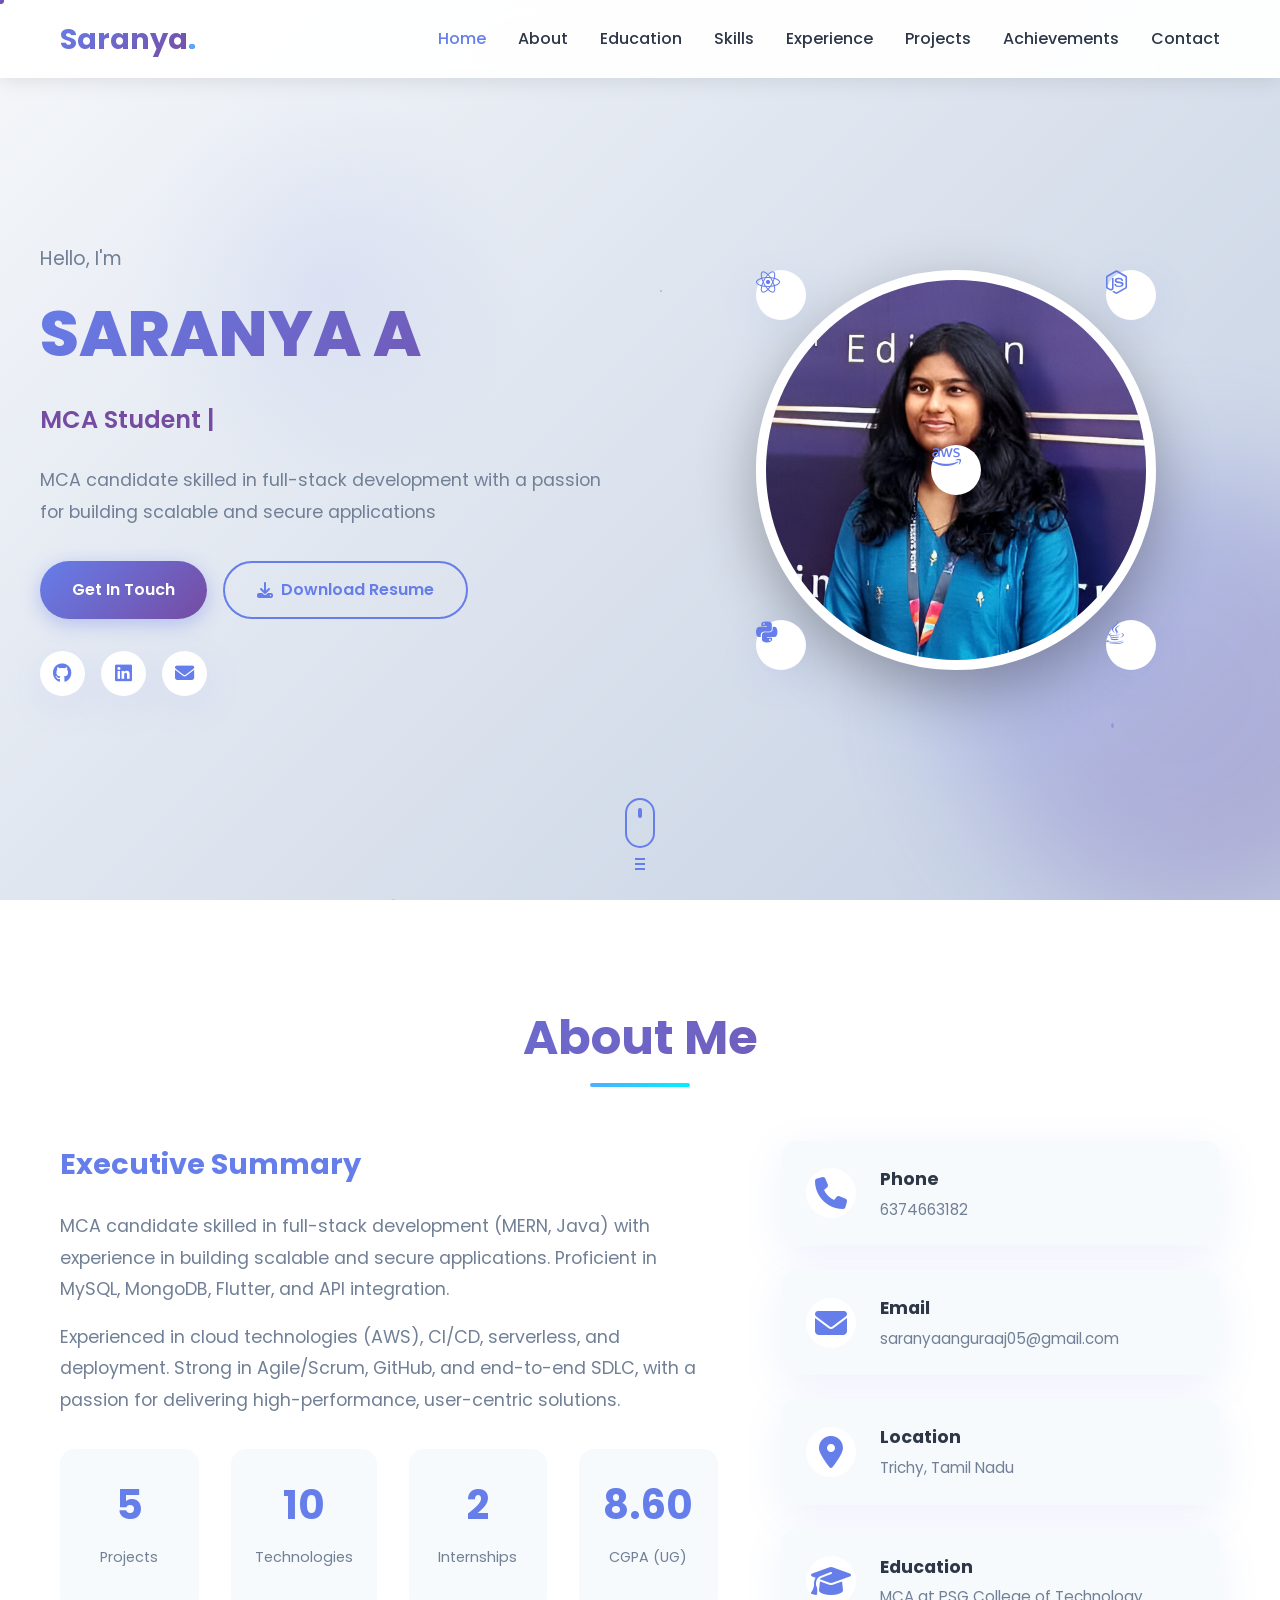
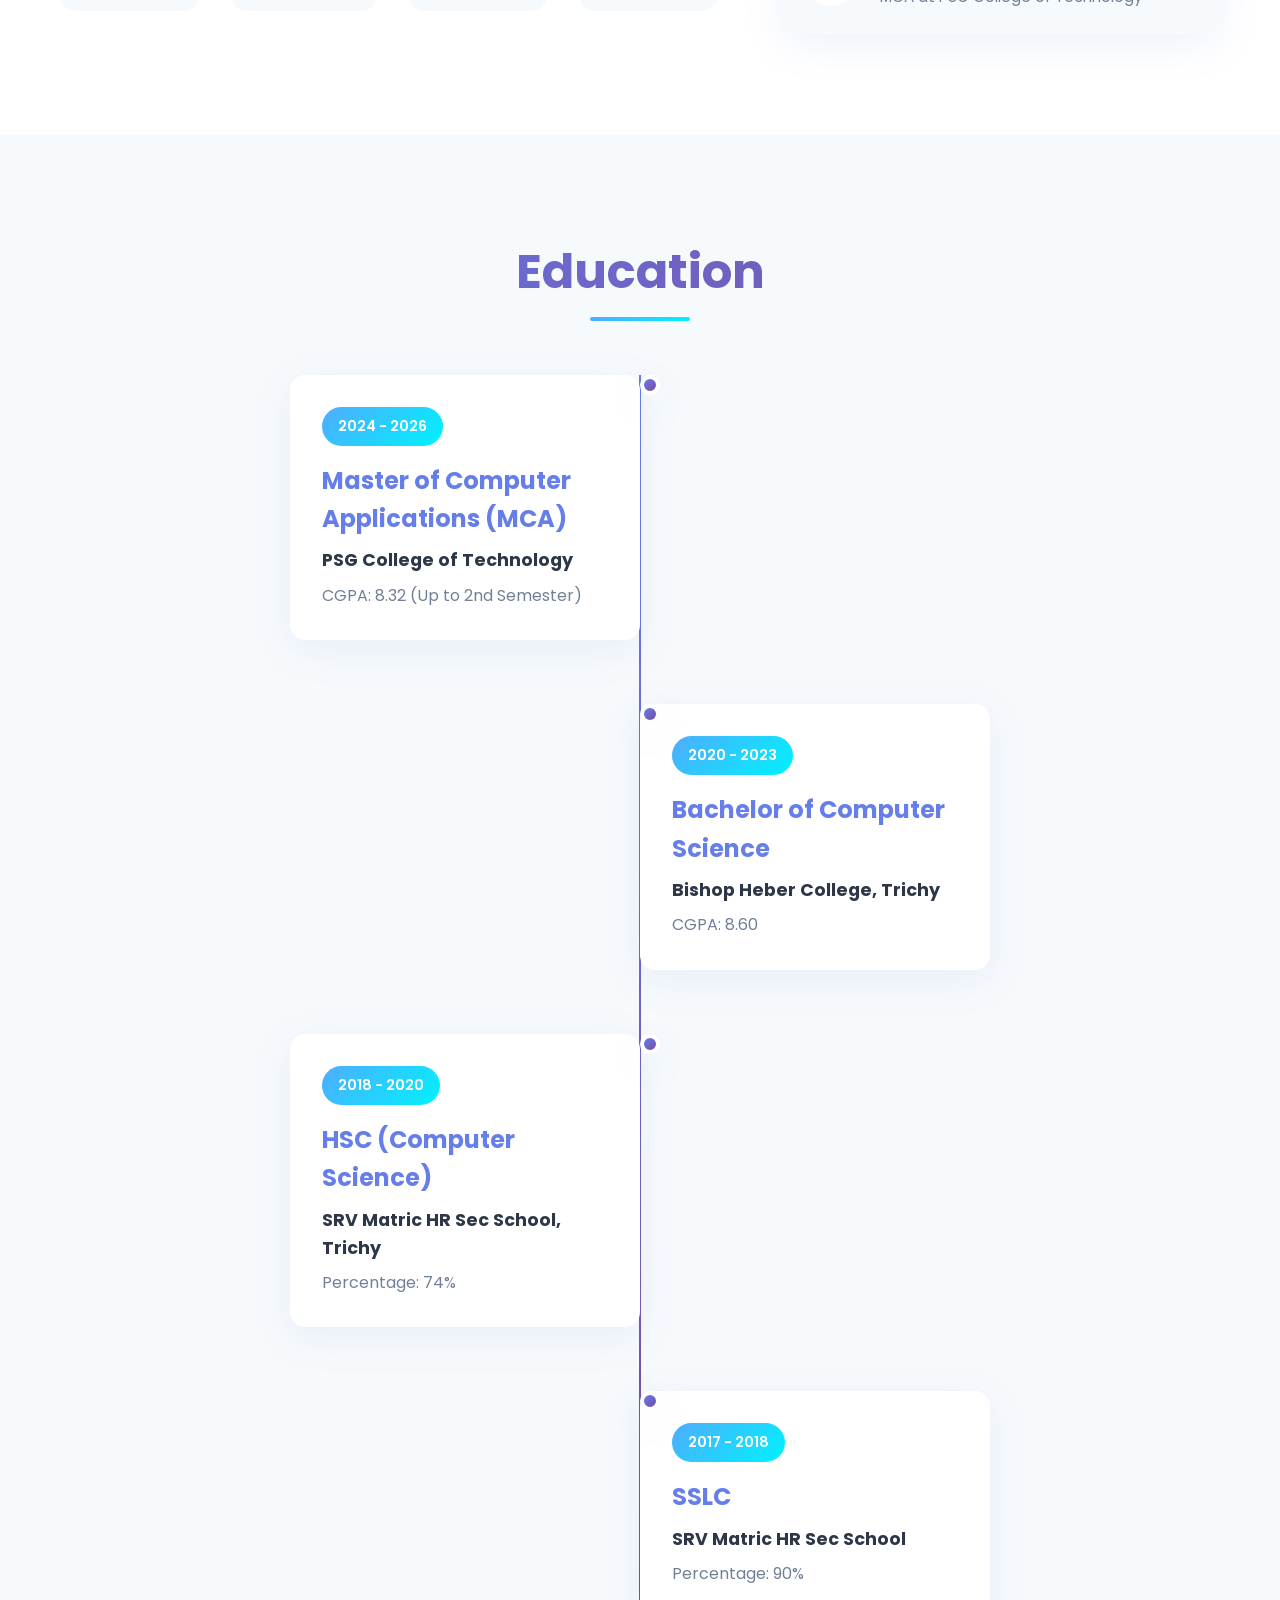
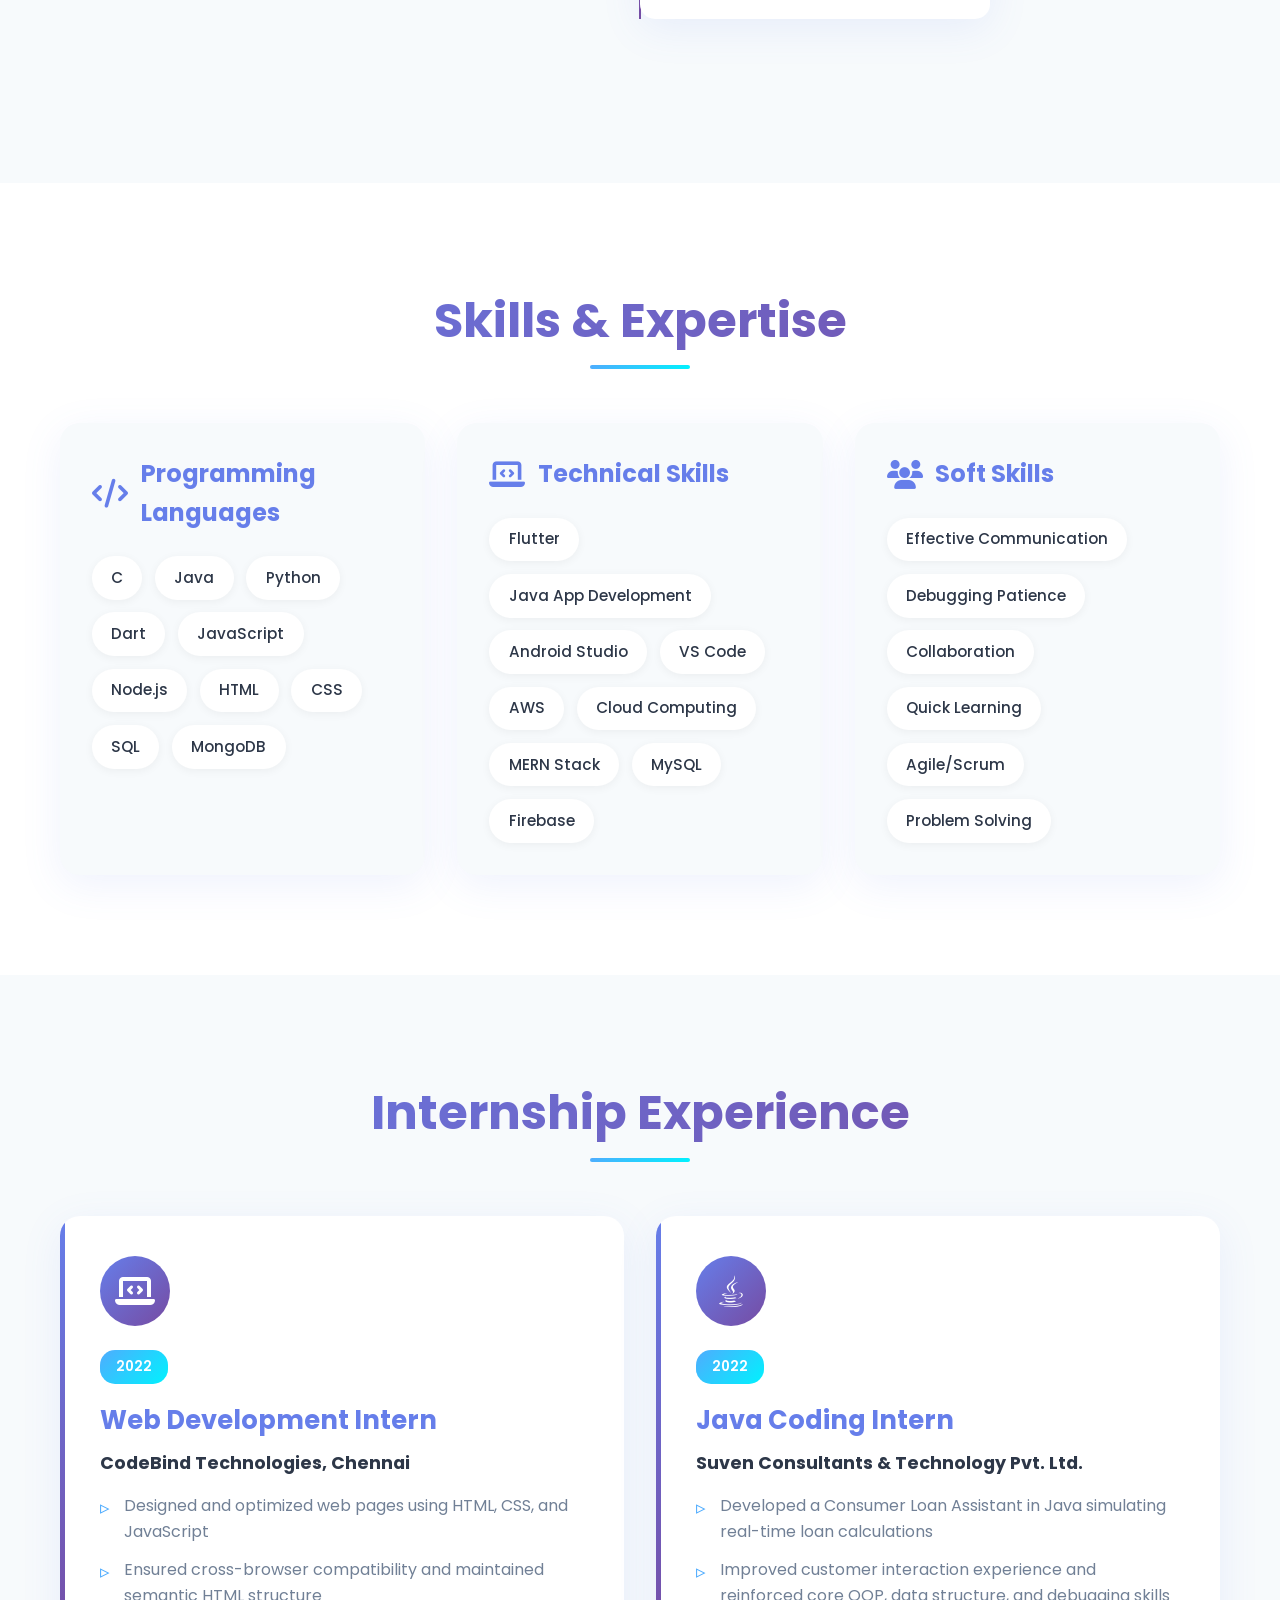
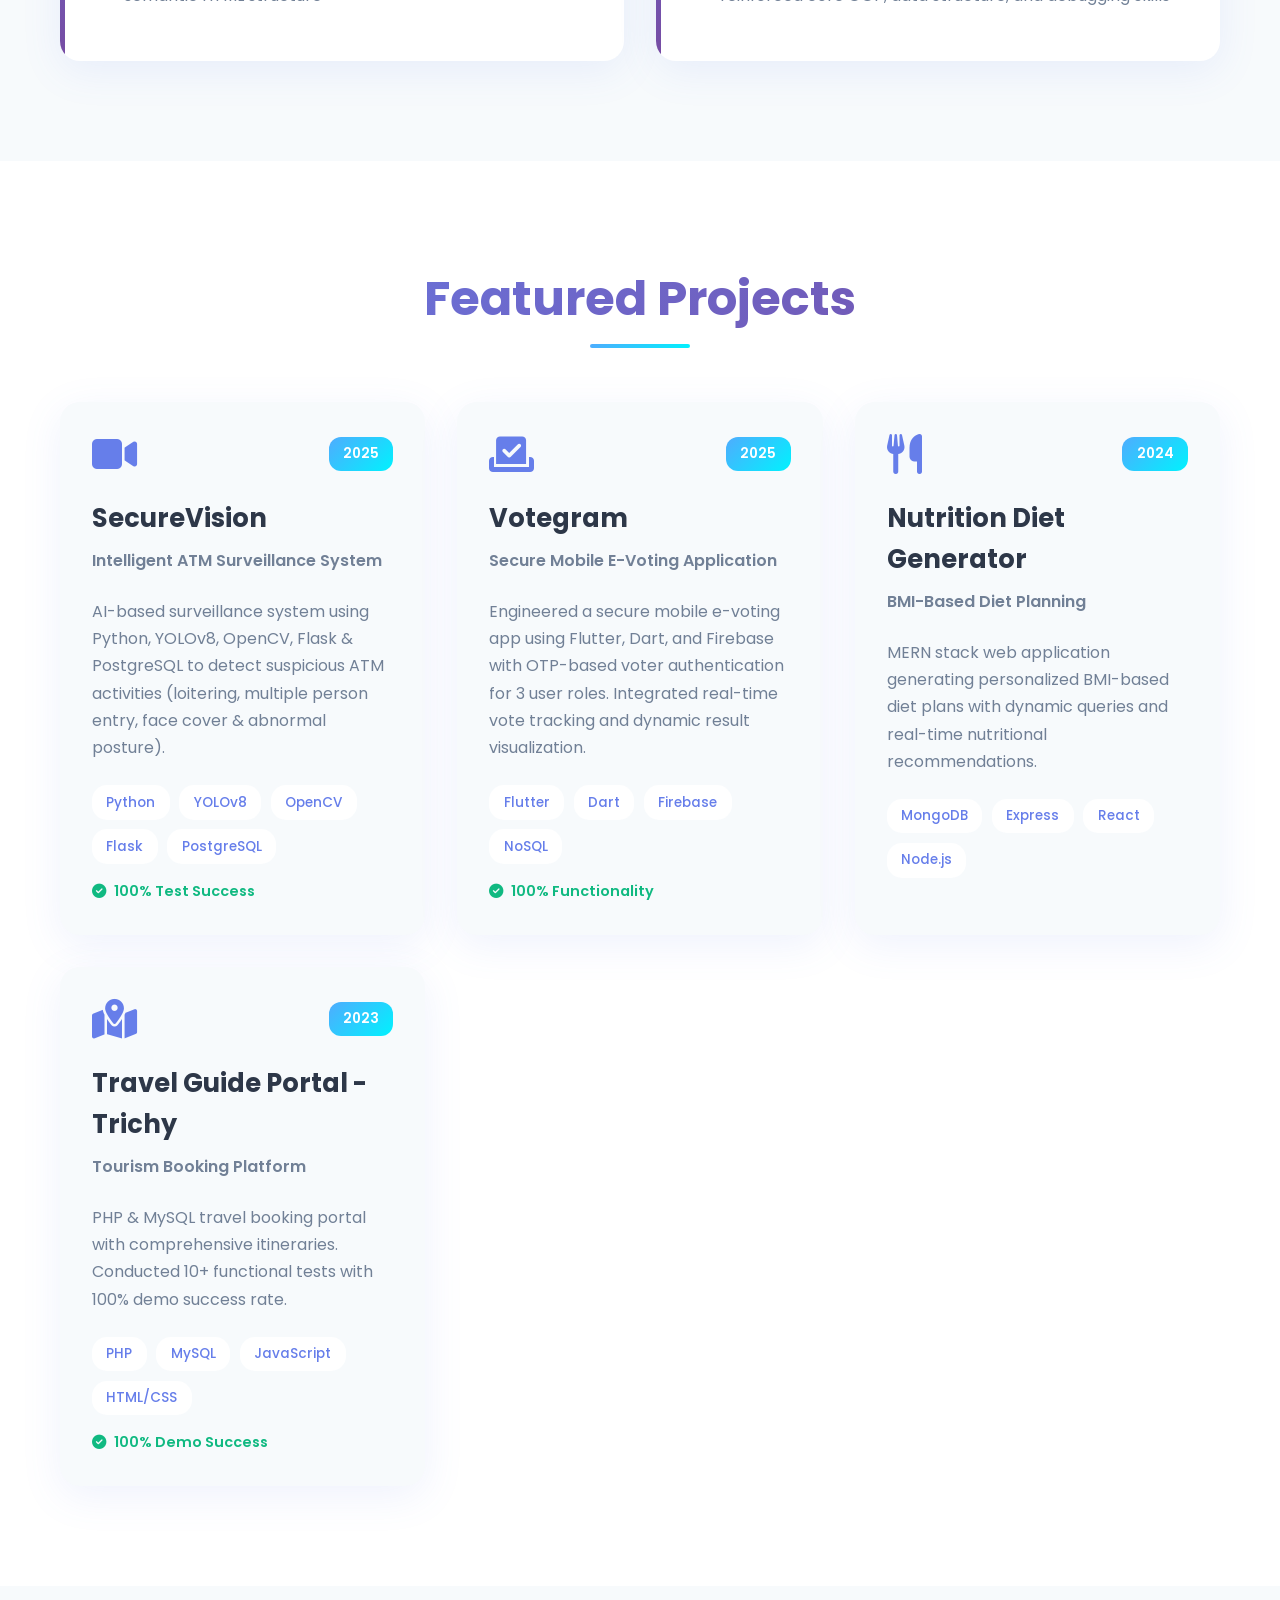
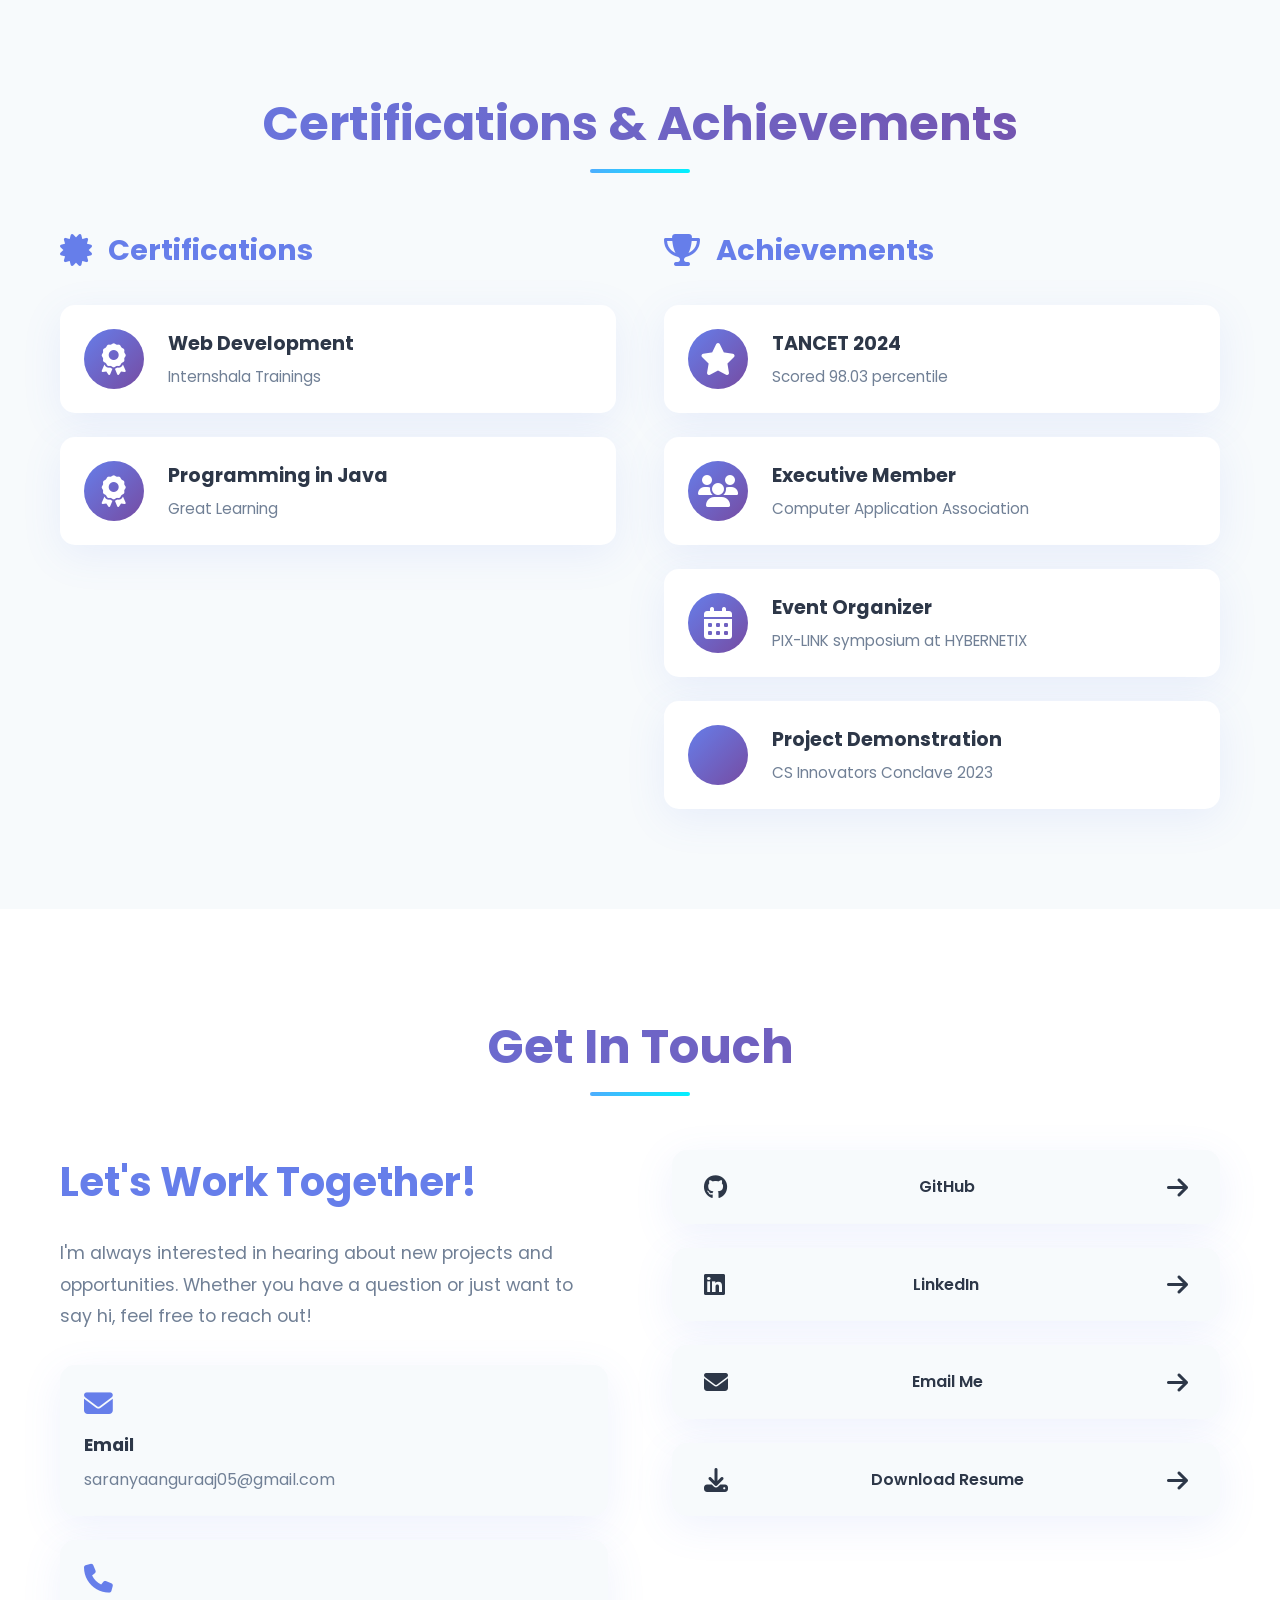
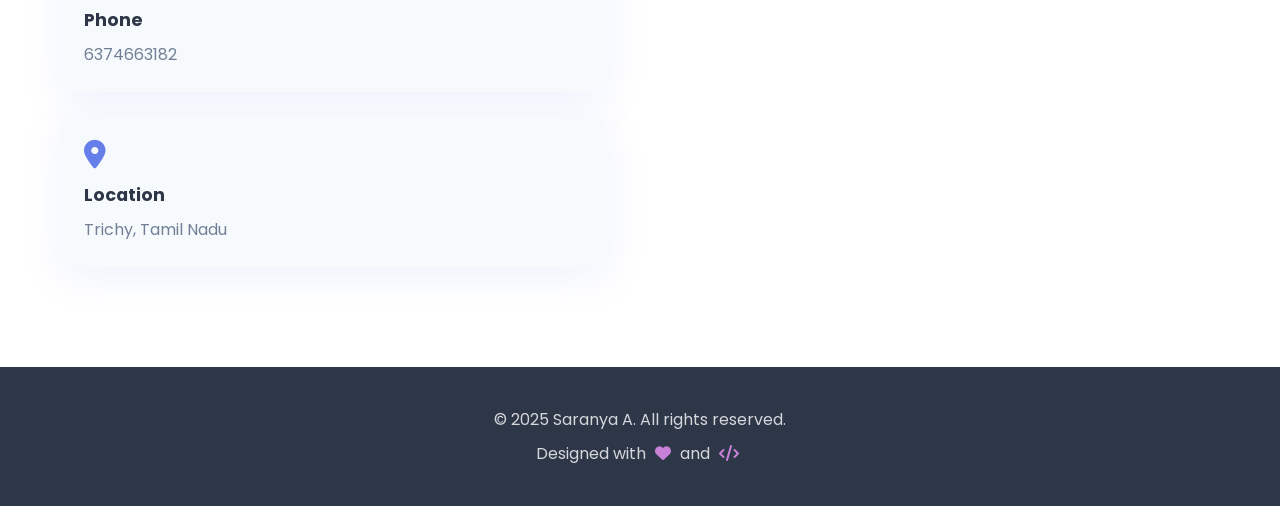
<file: index.html>
<!DOCTYPE html>
<html lang="en">
<head>
    <meta charset="UTF-8">
    <meta name="viewport" content="width=device-width, initial-scale=1.0">
    <title>Saranya A | MCA Student & Full Stack Developer</title>
    <link rel="stylesheet" href="styles.css">
    <link rel="stylesheet" href="https://cdnjs.cloudflare.com/ajax/libs/font-awesome/6.4.0/css/all.min.css">
    <link href="https://fonts.googleapis.com/css2?family=Poppins:wght@300;400;500;600;700;800&display=swap" rel="stylesheet">
</head>
<body>
    <!-- Navigation -->
    <nav class="navbar" id="navbar">
        <div class="nav-container">
            <div class="logo">
                <span class="logo-text">Saranya<span class="dot">.</span></span>
            </div>
            <ul class="nav-menu" id="navMenu">
                <li><a href="#home" class="nav-link">Home</a></li>
                <li><a href="#about" class="nav-link">About</a></li>
                <li><a href="#education" class="nav-link">Education</a></li>
                <li><a href="#skills" class="nav-link">Skills</a></li>
                <li><a href="#experience" class="nav-link">Experience</a></li>
                <li><a href="#projects" class="nav-link">Projects</a></li>
                <li><a href="#achievements" class="nav-link">Achievements</a></li>
                <li><a href="#contact" class="nav-link">Contact</a></li>
            </ul>
            <div class="hamburger" id="hamburger">
                <span></span>
                <span></span>
                <span></span>
            </div>
        </div>
    </nav>

    <!-- Hero Section -->
    <section class="hero" id="home">
        <div class="hero-particles"></div>
        <div class="hero-content">
            <div class="hero-text">
                <div class="greeting">Hello, I'm</div>
                <h1 class="name">SARANYA A</h1>
                <div class="typed-container">
                    <span class="typed-text"></span>
                    <span class="cursor">|</span>
                </div>
                <p class="hero-description">MCA candidate skilled in full-stack development with a passion for building scalable and secure applications</p>
                <div class="hero-buttons">
                    <a href="#contact" class="btn btn-primary">Get In Touch</a>
                    <a href="https://drive.google.com/uc?export=download&id=18dXStXvpacJV8-sHR2fKU_9qeiYalx4W" class="btn btn-secondary" target="_blank">
                        <i class="fas fa-download"></i> Download Resume
                    </a>
                </div>
                <div class="social-links">
                    <a href="https://github.com/SaranyaAnguraj05" target="_blank" class="social-icon"><i class="fab fa-github"></i></a>
                    <a href="https://linkedin.com/in/saranya-anguraj-b54a61326//" target="_blank" class="social-icon"><i class="fab fa-linkedin"></i></a>
                    <a href="mailto:saranyaanguraaj05@gmail.com" class="social-icon"><i class="fas fa-envelope"></i></a>
                </div>
            </div>
            <div class="hero-image">
                <div class="image-container">
                    <div class="glow-effect"></div>
                    <img src="angu.jpg" alt="Saranya A" class="profile-img">
                    <div class="floating-icons">
                        <i class="fab fa-react icon-float"></i>
                        <i class="fab fa-node-js icon-float"></i>
                        <i class="fab fa-python icon-float"></i>
                        <i class="fab fa-java icon-float"></i>
                        <i class="fab fa-aws icon-float"></i>
                    </div>
                </div>
            </div>
        </div>
        <div class="scroll-indicator">
            <div class="mouse">
                <div class="wheel"></div>
            </div>
            <div class="arrow">
                <span></span>
                <span></span>
                <span></span>
            </div>
        </div>
    </section>

    <!-- About Section -->
    <section class="about" id="about">
        <div class="container">
            <h2 class="section-title">About Me</h2>
            <div class="about-content">
                <div class="about-text">
                    <h3 class="subtitle">Executive Summary</h3>
                    <p>MCA candidate skilled in full-stack development (MERN, Java) with experience in building scalable and secure applications. Proficient in MySQL, MongoDB, Flutter, and API integration.</p>
                    <p>Experienced in cloud technologies (AWS), CI/CD, serverless, and deployment. Strong in Agile/Scrum, GitHub, and end-to-end SDLC, with a passion for delivering high-performance, user-centric solutions.</p>
                    <div class="about-stats">
                        <div class="stat-item">
                            <h4>5+</h4>
                            <p>Projects</p>
                        </div>
                        <div class="stat-item">
                            <h4>10+</h4>
                            <p>Technologies</p>
                        </div>
                        <div class="stat-item">
                            <h4>2+</h4>
                            <p>Internships</p>
                        </div>
                        <div class="stat-item">
                            <h4>8.60</h4>
                            <p>CGPA (UG)</p>
                        </div>
                    </div>
                </div>
                <div class="about-info">
                    <div class="info-box">
                        <i class="fas fa-phone"></i>
                        <div>
                            <h4>Phone</h4>
                            <p>6374663182</p>
                        </div>
                    </div>
                    <div class="info-box">
                        <i class="fas fa-envelope"></i>
                        <div>
                            <h4>Email</h4>
                            <p>saranyaanguraaj05@gmail.com</p>
                        </div>
                    </div>
                    <div class="info-box">
                        <i class="fas fa-map-marker-alt"></i>
                        <div>
                            <h4>Location</h4>
                            <p>Trichy, Tamil Nadu</p>
                        </div>
                    </div>
                    <div class="info-box">
                        <i class="fas fa-graduation-cap"></i>
                        <div>
                            <h4>Education</h4>
                            <p>MCA at PSG College of Technology</p>
                        </div>
                    </div>
                </div>
            </div>
        </div>
    </section>

    <!-- Education Section -->
    <section class="education" id="education">
        <div class="container">
            <h2 class="section-title">Education</h2>
            <div class="timeline">
                <div class="timeline-item">
                    <div class="timeline-dot"></div>
                    <div class="timeline-content">
                        <span class="timeline-date">2024 - 2026</span>
                        <h3>Master of Computer Applications (MCA)</h3>
                        <h4>PSG College of Technology</h4>
                        <p>CGPA: 8.32 (Up to 2nd Semester)</p>
                    </div>
                </div>
                <div class="timeline-item">
                    <div class="timeline-dot"></div>
                    <div class="timeline-content">
                        <span class="timeline-date">2020 - 2023</span>
                        <h3>Bachelor of Computer Science</h3>
                        <h4>Bishop Heber College, Trichy</h4>
                        <p>CGPA: 8.60</p>
                    </div>
                </div>
                <div class="timeline-item">
                    <div class="timeline-dot"></div>
                    <div class="timeline-content">
                        <span class="timeline-date">2018 - 2020</span>
                        <h3>HSC (Computer Science)</h3>
                        <h4>SRV Matric HR Sec School, Trichy</h4>
                        <p>Percentage: 74%</p>
                    </div>
                </div>
                <div class="timeline-item">
                    <div class="timeline-dot"></div>
                    <div class="timeline-content">
                        <span class="timeline-date">2017 - 2018</span>
                        <h3>SSLC</h3>
                        <h4>SRV Matric HR Sec School</h4>
                        <p>Percentage: 90%</p>
                    </div>
                </div>
            </div>
        </div>
    </section>

    <!-- Skills Section -->
    <section class="skills" id="skills">
        <div class="container">
            <h2 class="section-title">Skills & Expertise</h2>
            <div class="skills-container">
                <div class="skill-category">
                    <h3><i class="fas fa-code"></i> Programming Languages</h3>
                    <div class="skill-tags">
                        <span class="skill-tag">C</span>
                        <span class="skill-tag">Java</span>
                        <span class="skill-tag">Python</span>
                        <span class="skill-tag">Dart</span>
                        <span class="skill-tag">JavaScript</span>
                        <span class="skill-tag">Node.js</span>
                        <span class="skill-tag">HTML</span>
                        <span class="skill-tag">CSS</span>
                        <span class="skill-tag">SQL</span>
                        <span class="skill-tag">MongoDB</span>
                    </div>
                </div>
                <div class="skill-category">
                    <h3><i class="fas fa-laptop-code"></i> Technical Skills</h3>
                    <div class="skill-tags">
                        <span class="skill-tag">Flutter</span>
                        <span class="skill-tag">Java App Development</span>
                        <span class="skill-tag">Android Studio</span>
                        <span class="skill-tag">VS Code</span>
                        <span class="skill-tag">AWS</span>
                        <span class="skill-tag">Cloud Computing</span>
                        <span class="skill-tag">MERN Stack</span>
                        <span class="skill-tag">MySQL</span>
                        <span class="skill-tag">Firebase</span>
                    </div>
                </div>
                <div class="skill-category">
                    <h3><i class="fas fa-users"></i> Soft Skills</h3>
                    <div class="skill-tags">
                        <span class="skill-tag">Effective Communication</span>
                        <span class="skill-tag">Debugging Patience</span>
                        <span class="skill-tag">Collaboration</span>
                        <span class="skill-tag">Quick Learning</span>
                        <span class="skill-tag">Agile/Scrum</span>
                        <span class="skill-tag">Problem Solving</span>
                    </div>
                </div>
            </div>
        </div>
    </section>

    <!-- Experience Section -->
    <section class="experience" id="experience">
        <div class="container">
            <h2 class="section-title">Internship Experience</h2>
            <div class="experience-grid">
                <div class="experience-card">
                    <div class="card-icon">
                        <i class="fas fa-laptop-code"></i>
                    </div>
                    <span class="exp-date">2022</span>
                    <h3>Web Development Intern</h3>
                    <h4>CodeBind Technologies, Chennai</h4>
                    <ul>
                        <li>Designed and optimized web pages using HTML, CSS, and JavaScript</li>
                        <li>Ensured cross-browser compatibility and maintained semantic HTML structure</li>
                    </ul>
                </div>
                <div class="experience-card">
                    <div class="card-icon">
                        <i class="fab fa-java"></i>
                    </div>
                    <span class="exp-date">2022</span>
                    <h3>Java Coding Intern</h3>
                    <h4>Suven Consultants & Technology Pvt. Ltd.</h4>
                    <ul>
                        <li>Developed a Consumer Loan Assistant in Java simulating real-time loan calculations</li>
                        <li>Improved customer interaction experience and reinforced core OOP, data structure, and debugging skills</li>
                    </ul>
                </div>
            </div>
        </div>
    </section>

    <!-- Projects Section -->
    <section class="projects" id="projects">
        <div class="container">
            <h2 class="section-title">Featured Projects</h2>
            <div class="projects-grid">
                <div class="project-card">
                    <div class="project-header">
                        <i class="fas fa-video project-icon"></i>
                        <span class="project-year">2025</span>
                    </div>
                    <h3>SecureVision</h3>
                    <p class="project-subtitle">Intelligent ATM Surveillance System</p>
                    <p>AI-based surveillance system using Python, YOLOv8, OpenCV, Flask & PostgreSQL to detect suspicious ATM activities (loitering, multiple person entry, face cover & abnormal posture).</p>
                    <div class="project-tech">
                        <span>Python</span>
                        <span>YOLOv8</span>
                        <span>OpenCV</span>
                        <span>Flask</span>
                        <span>PostgreSQL</span>
                    </div>
                    <div class="project-stats">
                        <span><i class="fas fa-check-circle"></i> 100% Test Success</span>
                    </div>
                </div>
                <div class="project-card">
                    <div class="project-header">
                        <i class="fas fa-vote-yea project-icon"></i>
                        <span class="project-year">2025</span>
                    </div>
                    <h3>Votegram</h3>
                    <p class="project-subtitle">Secure Mobile E-Voting Application</p>
                    <p>Engineered a secure mobile e-voting app using Flutter, Dart, and Firebase with OTP-based voter authentication for 3 user roles. Integrated real-time vote tracking and dynamic result visualization.</p>
                    <div class="project-tech">
                        <span>Flutter</span>
                        <span>Dart</span>
                        <span>Firebase</span>
                        <span>NoSQL</span>
                    </div>
                    <div class="project-stats">
                        <span><i class="fas fa-check-circle"></i> 100% Functionality</span>
                    </div>
                </div>
                <div class="project-card">
                    <div class="project-header">
                        <i class="fas fa-utensils project-icon"></i>
                        <span class="project-year">2024</span>
                    </div>
                    <h3>Nutrition Diet Generator</h3>
                    <p class="project-subtitle">BMI-Based Diet Planning</p>
                    <p>MERN stack web application generating personalized BMI-based diet plans with dynamic queries and real-time nutritional recommendations.</p>
                    <div class="project-tech">
                        <span>MongoDB</span>
                        <span>Express</span>
                        <span>React</span>
                        <span>Node.js</span>
                    </div>
                </div>
                <div class="project-card">
                    <div class="project-header">
                        <i class="fas fa-map-marked-alt project-icon"></i>
                        <span class="project-year">2023</span>
                    </div>
                    <h3>Travel Guide Portal - Trichy</h3>
                    <p class="project-subtitle">Tourism Booking Platform</p>
                    <p>PHP & MySQL travel booking portal with comprehensive itineraries. Conducted 10+ functional tests with 100% demo success rate.</p>
                    <div class="project-tech">
                        <span>PHP</span>
                        <span>MySQL</span>
                        <span>JavaScript</span>
                        <span>HTML/CSS</span>
                    </div>
                    <div class="project-stats">
                        <span><i class="fas fa-check-circle"></i> 100% Demo Success</span>
                    </div>
                </div>
            </div>
        </div>
    </section>

    <!-- Certifications & Achievements -->
    <section class="achievements" id="achievements">
        <div class="container">
            <h2 class="section-title">Certifications & Achievements</h2>
            <div class="achievements-grid">
                <div class="achievement-category">
                    <h3><i class="fas fa-certificate"></i> Certifications</h3>
                    <div class="achievement-list">
                        <div class="achievement-item">
                            <i class="fas fa-award"></i>
                            <div>
                                <h4>Web Development</h4>
                                <p>Internshala Trainings</p>
                            </div>
                        </div>
                        <div class="achievement-item">
                            <i class="fas fa-award"></i>
                            <div>
                                <h4>Programming in Java</h4>
                                <p>Great Learning</p>
                            </div>
                        </div>
                    </div>
                </div>
                <div class="achievement-category">
                    <h3><i class="fas fa-trophy"></i> Achievements</h3>
                    <div class="achievement-list">
                        <div class="achievement-item">
                            <i class="fas fa-star"></i>
                            <div>
                                <h4>TANCET 2024</h4>
                                <p>Scored 98.03 percentile</p>
                            </div>
                        </div>
                        <div class="achievement-item">
                            <i class="fas fa-users"></i>
                            <div>
                                <h4>Executive Member</h4>
                                <p>Computer Application Association</p>
                            </div>
                        </div>
                        <div class="achievement-item">
                            <i class="fas fa-calendar-alt"></i>
                            <div>
                                <h4>Event Organizer</h4>
                                <p>PIX-LINK symposium at HYBERNETIX</p>
                            </div>
                        </div>
                        <div class="achievement-item">
                            <i class="fas fa-presentation"></i>
                            <div>
                                <h4>Project Demonstration</h4>
                                <p>CS Innovators Conclave 2023</p>
                            </div>
                        </div>
                    </div>
                </div>
            </div>
        </div>
    </section>

    <!-- Contact Section -->
    <section class="contact" id="contact">
        <div class="container">
            <h2 class="section-title">Get In Touch</h2>
            <div class="contact-content">
                <div class="contact-text">
                    <h3>Let's Work Together!</h3>
                    <p>I'm always interested in hearing about new projects and opportunities. Whether you have a question or just want to say hi, feel free to reach out!</p>
                    <div class="contact-cards">
                        <div class="contact-card">
                            <i class="fas fa-envelope"></i>
                            <h4>Email</h4>
                            <a href="mailto:saranyaanguraaj05@gmail.com">saranyaanguraaj05@gmail.com</a>
                        </div>
                        <div class="contact-card">
                            <i class="fas fa-phone"></i>
                            <h4>Phone</h4>
                            <a href="tel:6374663182">6374663182</a>
                        </div>
                        <div class="contact-card">
                            <i class="fas fa-map-marker-alt"></i>
                            <h4>Location</h4>
                            <p>Trichy, Tamil Nadu</p>
                        </div>
                    </div>
                </div>
                <div class="contact-links">
                    <a href="https://github.com/SaranyaAnguraj05" target="_blank" class="contact-link">
                        <i class="fab fa-github"></i>
                        <span>GitHub</span>
                        <i class="fas fa-arrow-right"></i>
                    </a>
                    <a href="https://linkedin.com/in/saranya-anguraj-b54a61326/" target="_blank" class="contact-link">
                        <i class="fab fa-linkedin"></i>
                        <span>LinkedIn</span>
                        <i class="fas fa-arrow-right"></i>
                    </a>
                    <a href="mailto:saranyaanguraaj05@gmail.com" class="contact-link">
                        <i class="fas fa-envelope"></i>
                        <span>Email Me</span>
                        <i class="fas fa-arrow-right"></i>
                    </a>
                    <a href="https://drive.google.com/uc?export=download&id=18dXStXvpacJV8-sHR2fKU_9qeiYalx4W" target="_blank" class="contact-link">
                        <i class="fas fa-download"></i>
                        <span>Download Resume</span>
                        <i class="fas fa-arrow-right"></i>
                    </a>
                </div>
            </div>
        </div>
    </section>

    <!-- Footer -->
    <footer class="footer">
        <div class="container">
            <div class="footer-content">
                <p>&copy; 2025 Saranya A. All rights reserved.</p>
                <p>Designed with <i class="fas fa-heart"></i> and <i class="fas fa-code"></i></p>
            </div>
        </div>
    </footer>

    <script src="script.js"></script>
</body>
</html>
</file>
<file: styles.css>
/* ========== Global Styles ========== */
* {
    margin: 0;
    padding: 0;
    box-sizing: border-box;
}

:root {
    /* Modern Gradient Theme Colors */
    --primary-gradient: linear-gradient(135deg, #667eea 0%, #764ba2 100%);
    --secondary-gradient: linear-gradient(135deg, #f093fb 0%, #f5576c 100%);
    --accent-gradient: linear-gradient(135deg, #4facfe 0%, #00f2fe 100%);
    --dark-gradient: linear-gradient(135deg, #1e3c72 0%, #2a5298 100%);
    
    --primary-color: #667eea;
    --secondary-color: #764ba2;
    --accent-color: #4facfe;
    --text-dark: #2d3748;
    --text-light: #718096;
    --bg-light: #f7fafc;
    --bg-white: #ffffff;
    --shadow: 0 10px 40px rgba(102, 126, 234, 0.1);
    --shadow-hover: 0 20px 60px rgba(102, 126, 234, 0.2);
    
    --font-primary: 'Poppins', sans-serif;
    --transition: all 0.3s cubic-bezier(0.645, 0.045, 0.355, 1);
}

html {
    scroll-behavior: smooth;
    overflow-x: hidden;
}

body {
    font-family: var(--font-primary);
    color: var(--text-dark);
    line-height: 1.6;
    overflow-x: hidden;
    background: var(--bg-light);
}

.container {
    max-width: 1200px;
    margin: 0 auto;
    padding: 0 20px;
}

/* ========== Navigation ========== */
.navbar {
    position: fixed;
    top: 0;
    left: 0;
    right: 0;
    z-index: 1000;
    background: rgba(255, 255, 255, 0.95);
    backdrop-filter: blur(10px);
    box-shadow: 0 2px 20px rgba(0, 0, 0, 0.1);
    transition: var(--transition);
    animation: slideDown 0.5s ease-out;
}

@keyframes slideDown {
    from {
        transform: translateY(-100%);
        opacity: 0;
    }
    to {
        transform: translateY(0);
        opacity: 1;
    }
}

.nav-container {
    max-width: 1200px;
    margin: 0 auto;
    padding: 1rem 20px;
    display: flex;
    justify-content: space-between;
    align-items: center;
}

.logo-text {
    font-size: 1.8rem;
    font-weight: 700;
    background: var(--primary-gradient);
    -webkit-background-clip: text;
    -webkit-text-fill-color: transparent;
    background-clip: text;
}

.dot {
    color: var(--accent-color);
    -webkit-text-fill-color: var(--accent-color);
}

.nav-menu {
    display: flex;
    list-style: none;
    gap: 2rem;
}

.nav-link {
    text-decoration: none;
    color: var(--text-dark);
    font-weight: 500;
    position: relative;
    transition: var(--transition);
}

.nav-link::after {
    content: '';
    position: absolute;
    bottom: -5px;
    left: 0;
    width: 0;
    height: 2px;
    background: var(--primary-gradient);
    transition: var(--transition);
}

.nav-link:hover {
    color: var(--primary-color);
}

.nav-link:hover::after {
    width: 100%;
}

.hamburger {
    display: none;
    flex-direction: column;
    cursor: pointer;
    gap: 5px;
}

.hamburger span {
    width: 25px;
    height: 3px;
    background: var(--primary-gradient);
    border-radius: 3px;
    transition: var(--transition);
}

/* ========== Hero Section ========== */
.hero {
    min-height: 100vh;
    display: flex;
    align-items: center;
    justify-content: center;
    position: relative;
    padding: 120px 20px 80px;
    overflow: hidden;
    background: linear-gradient(135deg, #f5f7fa 0%, #c3cfe2 100%);
}

.hero-particles {
    position: absolute;
    width: 100%;
    height: 100%;
    top: 0;
    left: 0;
    overflow: hidden;
}

.hero-particles::before,
.hero-particles::after {
    content: '';
    position: absolute;
    width: 400px;
    height: 400px;
    border-radius: 50%;
    background: radial-gradient(circle, rgba(102, 126, 234, 0.1) 0%, transparent 70%);
    animation: float 20s infinite ease-in-out;
}

.hero-particles::before {
    top: 10%;
    left: 10%;
    animation-delay: 0s;
}

.hero-particles::after {
    bottom: 10%;
    right: 10%;
    animation-delay: -10s;
}

@keyframes float {
    0%, 100% {
        transform: translate(0, 0) scale(1);
    }
    33% {
        transform: translate(50px, -50px) scale(1.1);
    }
    66% {
        transform: translate(-30px, 30px) scale(0.9);
    }
}

.hero-content {
    display: grid;
    grid-template-columns: 1fr 1fr;
    gap: 4rem;
    align-items: center;
    max-width: 1200px;
    position: relative;
    z-index: 1;
}

.hero-text {
    animation: fadeInLeft 1s ease-out;
}

@keyframes fadeInLeft {
    from {
        opacity: 0;
        transform: translateX(-50px);
    }
    to {
        opacity: 1;
        transform: translateX(0);
    }
}

.greeting {
    font-size: 1.2rem;
    color: var(--text-light);
    margin-bottom: 0.5rem;
    animation: fadeIn 1s ease-out 0.2s both;
}

@keyframes fadeIn {
    from {
        opacity: 0;
    }
    to {
        opacity: 1;
    }
}

.name {
    font-size: 4rem;
    font-weight: 800;
    background: var(--primary-gradient);
    -webkit-background-clip: text;
    -webkit-text-fill-color: transparent;
    background-clip: text;
    margin-bottom: 1rem;
    animation: fadeIn 1s ease-out 0.4s both;
}

.typed-container {
    font-size: 1.5rem;
    color: var(--secondary-color);
    font-weight: 600;
    margin-bottom: 1.5rem;
    min-height: 2.5rem;
}

.cursor {
    animation: blink 1s infinite;
}

@keyframes blink {
    0%, 50% {
        opacity: 1;
    }
    51%, 100% {
        opacity: 0;
    }
}

.hero-description {
    font-size: 1.1rem;
    color: var(--text-light);
    margin-bottom: 2rem;
    line-height: 1.8;
    animation: fadeIn 1s ease-out 0.6s both;
}

.hero-buttons {
    display: flex;
    gap: 1rem;
    margin-bottom: 2rem;
    animation: fadeIn 1s ease-out 0.8s both;
}

.btn {
    padding: 0.9rem 2rem;
    border-radius: 50px;
    text-decoration: none;
    font-weight: 600;
    transition: var(--transition);
    display: inline-flex;
    align-items: center;
    gap: 0.5rem;
    position: relative;
    overflow: hidden;
}

.btn::before {
    content: '';
    position: absolute;
    top: 0;
    left: -100%;
    width: 100%;
    height: 100%;
    background: rgba(255, 255, 255, 0.2);
    transition: var(--transition);
}

.btn:hover::before {
    left: 100%;
}

.btn-primary {
    background: var(--primary-gradient);
    color: white;
    box-shadow: 0 5px 20px rgba(102, 126, 234, 0.4);
}

.btn-primary:hover {
    transform: translateY(-3px);
    box-shadow: 0 8px 30px rgba(102, 126, 234, 0.6);
}

.btn-secondary {
    background: transparent;
    color: var(--primary-color);
    border: 2px solid var(--primary-color);
}

.btn-secondary:hover {
    background: var(--primary-color);
    color: white;
    transform: translateY(-3px);
}

.social-links {
    display: flex;
    gap: 1rem;
    animation: fadeIn 1s ease-out 1s both;
}

.social-icon {
    width: 45px;
    height: 45px;
    border-radius: 50%;
    background: var(--bg-white);
    display: flex;
    align-items: center;
    justify-content: center;
    color: var(--primary-color);
    font-size: 1.2rem;
    text-decoration: none;
    box-shadow: var(--shadow);
    transition: var(--transition);
}

.social-icon:hover {
    background: var(--primary-gradient);
    color: white;
    transform: translateY(-5px) rotate(360deg);
    box-shadow: var(--shadow-hover);
}

.hero-image {
    display: flex;
    justify-content: center;
    align-items: center;
    animation: fadeInRight 1s ease-out;
}

@keyframes fadeInRight {
    from {
        opacity: 0;
        transform: translateX(50px);
    }
    to {
        opacity: 1;
        transform: translateX(0);
    }
}

.image-container {
    position: relative;
    width: 400px;
    height: 400px;
}

.glow-effect {
    position: absolute;
    top: 50%;
    left: 50%;
    transform: translate(-50%, -50%);
    width: 450px;
    height: 450px;
    background: var(--primary-gradient);
    border-radius: 50%;
    filter: blur(60px);
    opacity: 0.3;
    animation: pulse 3s infinite;
}

@keyframes pulse {
    0%, 100% {
        transform: translate(-50%, -50%) scale(1);
        opacity: 0.3;
    }
    50% {
        transform: translate(-50%, -50%) scale(1.1);
        opacity: 0.5;
    }
}

.profile-img {
    position: relative;
    width: 100%;
    height: 100%;
    object-fit: cover;
    border-radius: 50%;
    border: 10px solid white;
    box-shadow: 0 20px 60px rgba(0, 0, 0, 0.3);
    animation: scaleIn 1s ease-out;
}

@keyframes scaleIn {
    from {
        transform: scale(0);
        opacity: 0;
    }
    to {
        transform: scale(1);
        opacity: 1;
    }
}

.floating-icons {
    position: absolute;
    width: 100%;
    height: 100%;
    top: 0;
    left: 0;
}

.icon-float {
    position: absolute;
    width: 50px;
    height: 50px;
    background: white;
    border-radius: 50%;
    display: flex;
    align-items: center;
    justify-content: center;
    box-shadow: var(--shadow);
    font-size: 1.5rem;
    color: var(--primary-color);
    animation: iconFloat 3s infinite ease-in-out;
}

.icon-float:nth-child(1) {
    top: 0;
    left: 0;
    animation-delay: 0s;
}

.icon-float:nth-child(2) {
    top: 0;
    right: 0;
    animation-delay: 0.6s;
}

.icon-float:nth-child(3) {
    bottom: 0;
    left: 0;
    animation-delay: 1.2s;
}

.icon-float:nth-child(4) {
    bottom: 0;
    right: 0;
    animation-delay: 1.8s;
}

.icon-float:nth-child(5) {
    top: 50%;
    left: 50%;
    transform: translate(-50%, -50%);
    animation-delay: 2.4s;
}

@keyframes iconFloat {
    0%, 100% {
        transform: translateY(0);
    }
    50% {
        transform: translateY(-20px);
    }
}

.scroll-indicator {
    position: absolute;
    bottom: 30px;
    left: 50%;
    transform: translateX(-50%);
    display: flex;
    flex-direction: column;
    align-items: center;
    gap: 10px;
    animation: fadeIn 1s ease-out 1.5s both;
}

.mouse {
    width: 30px;
    height: 50px;
    border: 2px solid var(--primary-color);
    border-radius: 20px;
    position: relative;
}

.wheel {
    width: 4px;
    height: 10px;
    background: var(--primary-color);
    border-radius: 2px;
    position: absolute;
    top: 8px;
    left: 50%;
    transform: translateX(-50%);
    animation: scroll 2s infinite;
}

@keyframes scroll {
    0% {
        opacity: 1;
        top: 8px;
    }
    100% {
        opacity: 0;
        top: 30px;
    }
}

.arrow {
    display: flex;
    flex-direction: column;
    gap: 3px;
}

.arrow span {
    width: 10px;
    height: 2px;
    background: var(--primary-color);
    animation: arrowMove 1.5s infinite;
}

.arrow span:nth-child(2) {
    animation-delay: 0.15s;
}

.arrow span:nth-child(3) {
    animation-delay: 0.3s;
}

@keyframes arrowMove {
    0% {
        opacity: 0;
    }
    50% {
        opacity: 1;
    }
    100% {
        opacity: 0;
    }
}

/* ========== Section Styles ========== */
section {
    padding: 100px 20px;
    position: relative;
}

.section-title {
    font-size: 3rem;
    font-weight: 700;
    text-align: center;
    margin-bottom: 4rem;
    background: var(--primary-gradient);
    -webkit-background-clip: text;
    -webkit-text-fill-color: transparent;
    background-clip: text;
    position: relative;
    animation: fadeInUp 0.8s ease-out;
}

.section-title::after {
    content: '';
    position: absolute;
    bottom: -10px;
    left: 50%;
    transform: translateX(-50%);
    width: 100px;
    height: 4px;
    background: var(--accent-gradient);
    border-radius: 2px;
}

@keyframes fadeInUp {
    from {
        opacity: 0;
        transform: translateY(30px);
    }
    to {
        opacity: 1;
        transform: translateY(0);
    }
}

/* ========== About Section ========== */
.about {
    background: white;
}

.about-content {
    display: grid;
    grid-template-columns: 1.5fr 1fr;
    gap: 4rem;
    align-items: start;
}

.about-text {
    animation: fadeInLeft 0.8s ease-out;
}

.subtitle {
    font-size: 1.8rem;
    color: var(--primary-color);
    margin-bottom: 1.5rem;
}

.about-text p {
    color: var(--text-light);
    font-size: 1.1rem;
    margin-bottom: 1rem;
    line-height: 1.8;
}

.about-stats {
    display: grid;
    grid-template-columns: repeat(4, 1fr);
    gap: 2rem;
    margin-top: 2rem;
}

.stat-item {
    text-align: center;
    padding: 1.5rem;
    background: var(--bg-light);
    border-radius: 15px;
    transition: var(--transition);
    animation: scaleIn 0.5s ease-out;
}

.stat-item:hover {
    transform: translateY(-10px);
    box-shadow: var(--shadow);
    background: var(--primary-gradient);
}

.stat-item:hover h4,
.stat-item:hover p {
    color: white;
}

.stat-item h4 {
    font-size: 2.5rem;
    font-weight: 700;
    color: var(--primary-color);
    margin-bottom: 0.5rem;
}

.stat-item p {
    color: var(--text-light);
    font-size: 0.9rem;
}

.about-info {
    display: flex;
    flex-direction: column;
    gap: 1.5rem;
    animation: fadeInRight 0.8s ease-out;
}

.info-box {
    display: flex;
    align-items: center;
    gap: 1.5rem;
    padding: 1.5rem;
    background: var(--bg-light);
    border-radius: 15px;
    transition: var(--transition);
    box-shadow: var(--shadow);
}

.info-box:hover {
    transform: translateX(10px);
    box-shadow: var(--shadow-hover);
}

.info-box i {
    font-size: 2rem;
    color: var(--primary-color);
    width: 50px;
    height: 50px;
    display: flex;
    align-items: center;
    justify-content: center;
    background: white;
    border-radius: 50%;
}

.info-box h4 {
    font-size: 1.1rem;
    margin-bottom: 0.3rem;
    color: var(--text-dark);
}

.info-box p {
    color: var(--text-light);
    font-size: 0.95rem;
}

/* ========== Education Section ========== */
.education {
    background: var(--bg-light);
}

.timeline {
    position: relative;
    max-width: 800px;
    margin: 0 auto;
}

.timeline::before {
    content: '';
    position: absolute;
    left: 50%;
    transform: translateX(-50%);
    width: 2px;
    height: 100%;
    background: var(--primary-gradient);
}

.timeline-item {
    display: flex;
    justify-content: flex-end;
    padding-right: 50%;
    position: relative;
    margin-bottom: 4rem;
    animation: fadeInLeft 0.8s ease-out;
}

.timeline-item:nth-child(even) {
    justify-content: flex-start;
    padding-right: 0;
    padding-left: 50%;
    animation: fadeInRight 0.8s ease-out;
}

.timeline-dot {
    position: absolute;
    left: 50%;
    transform: translateX(-50%);
    width: 20px;
    height: 20px;
    background: var(--primary-gradient);
    border-radius: 50%;
    border: 4px solid white;
    box-shadow: var(--shadow);
    z-index: 1;
    animation: scaleIn 0.5s ease-out;
}

.timeline-content {
    background: white;
    padding: 2rem;
    border-radius: 15px;
    box-shadow: var(--shadow);
    width: calc(100% - 50px);
    transition: var(--transition);
    position: relative;
}

.timeline-content:hover {
    transform: scale(1.05);
    box-shadow: var(--shadow-hover);
}

.timeline-date {
    display: inline-block;
    padding: 0.5rem 1rem;
    background: var(--accent-gradient);
    color: white;
    border-radius: 20px;
    font-size: 0.9rem;
    font-weight: 600;
    margin-bottom: 1rem;
}

.timeline-content h3 {
    font-size: 1.5rem;
    color: var(--primary-color);
    margin-bottom: 0.5rem;
}

.timeline-content h4 {
    font-size: 1.1rem;
    color: var(--text-dark);
    margin-bottom: 0.5rem;
}

.timeline-content p {
    color: var(--text-light);
}

/* ========== Skills Section ========== */
.skills {
    background: white;
}

.skills-container {
    display: grid;
    grid-template-columns: repeat(auto-fit, minmax(350px, 1fr));
    gap: 2rem;
}

.skill-category {
    background: var(--bg-light);
    padding: 2rem;
    border-radius: 20px;
    box-shadow: var(--shadow);
    transition: var(--transition);
    animation: fadeInUp 0.8s ease-out;
}

.skill-category:hover {
    transform: translateY(-10px);
    box-shadow: var(--shadow-hover);
}

.skill-category h3 {
    font-size: 1.5rem;
    color: var(--primary-color);
    margin-bottom: 1.5rem;
    display: flex;
    align-items: center;
    gap: 0.8rem;
}

.skill-category h3 i {
    font-size: 1.8rem;
}

.skill-tags {
    display: flex;
    flex-wrap: wrap;
    gap: 0.8rem;
}

.skill-tag {
    padding: 0.6rem 1.2rem;
    background: white;
    color: var(--text-dark);
    border-radius: 25px;
    font-size: 0.95rem;
    font-weight: 500;
    transition: var(--transition);
    box-shadow: 0 2px 10px rgba(0, 0, 0, 0.05);
    animation: scaleIn 0.5s ease-out;
}

.skill-tag:hover {
    background: var(--primary-gradient);
    color: white;
    transform: translateY(-5px);
    box-shadow: var(--shadow);
}

/* ========== Experience Section ========== */
.experience {
    background: var(--bg-light);
}

.experience-grid {
    display: grid;
    grid-template-columns: repeat(auto-fit, minmax(450px, 1fr));
    gap: 2rem;
}

.experience-card {
    background: white;
    padding: 2.5rem;
    border-radius: 20px;
    box-shadow: var(--shadow);
    transition: var(--transition);
    position: relative;
    overflow: hidden;
    animation: fadeInUp 0.8s ease-out;
}

.experience-card::before {
    content: '';
    position: absolute;
    top: 0;
    left: 0;
    width: 5px;
    height: 100%;
    background: var(--primary-gradient);
}

.experience-card:hover {
    transform: translateY(-10px);
    box-shadow: var(--shadow-hover);
}

.card-icon {
    width: 70px;
    height: 70px;
    background: var(--primary-gradient);
    border-radius: 50%;
    display: flex;
    align-items: center;
    justify-content: center;
    font-size: 2rem;
    color: white;
    margin-bottom: 1.5rem;
    animation: rotateIn 0.8s ease-out;
}

@keyframes rotateIn {
    from {
        transform: rotate(-180deg) scale(0);
        opacity: 0;
    }
    to {
        transform: rotate(0) scale(1);
        opacity: 1;
    }
}

.exp-date {
    display: inline-block;
    padding: 0.4rem 1rem;
    background: var(--accent-gradient);
    color: white;
    border-radius: 15px;
    font-size: 0.85rem;
    font-weight: 600;
    margin-bottom: 1rem;
}

.experience-card h3 {
    font-size: 1.6rem;
    color: var(--primary-color);
    margin-bottom: 0.5rem;
}

.experience-card h4 {
    font-size: 1.1rem;
    color: var(--text-dark);
    margin-bottom: 1rem;
}

.experience-card ul {
    list-style: none;
    padding-left: 0;
}

.experience-card li {
    color: var(--text-light);
    margin-bottom: 0.8rem;
    padding-left: 1.5rem;
    position: relative;
}

.experience-card li::before {
    content: '▹';
    position: absolute;
    left: 0;
    color: var(--accent-color);
    font-size: 1.2rem;
}

/* ========== Projects Section ========== */
.projects {
    background: white;
}

.projects-grid {
    display: grid;
    grid-template-columns: repeat(auto-fit, minmax(300px, 1fr));
    gap: 2rem;
}

.project-card {
    background: var(--bg-light);
    padding: 2rem;
    border-radius: 20px;
    box-shadow: var(--shadow);
    transition: var(--transition);
    position: relative;
    overflow: hidden;
    animation: fadeInUp 0.8s ease-out;
}

.project-card::before {
    content: '';
    position: absolute;
    top: 0;
    left: 0;
    width: 100%;
    height: 100%;
    background: var(--primary-gradient);
    opacity: 0;
    transition: var(--transition);
}

.project-card:hover::before {
    opacity: 0.05;
}

.project-card:hover {
    transform: translateY(-15px);
    box-shadow: var(--shadow-hover);
}

.project-header {
    display: flex;
    justify-content: space-between;
    align-items: center;
    margin-bottom: 1.5rem;
}

.project-icon {
    font-size: 2.5rem;
    color: var(--primary-color);
    animation: bounceIn 0.8s ease-out;
}

@keyframes bounceIn {
    0% {
        transform: scale(0);
    }
    50% {
        transform: scale(1.2);
    }
    100% {
        transform: scale(1);
    }
}

.project-year {
    padding: 0.4rem 0.9rem;
    background: var(--accent-gradient);
    color: white;
    border-radius: 12px;
    font-size: 0.85rem;
    font-weight: 600;
}

.project-card h3 {
    font-size: 1.6rem;
    color: var(--text-dark);
    margin-bottom: 0.5rem;
}

.project-subtitle {
    font-size: 1rem;
    color: var(--primary-color);
    font-weight: 600;
    margin-bottom: 1rem;
}

.project-card > p {
    color: var(--text-light);
    line-height: 1.7;
    margin-bottom: 1.5rem;
}

.project-tech {
    display: flex;
    flex-wrap: wrap;
    gap: 0.6rem;
    margin-bottom: 1rem;
}

.project-tech span {
    padding: 0.4rem 0.9rem;
    background: white;
    color: var(--primary-color);
    border-radius: 15px;
    font-size: 0.85rem;
    font-weight: 500;
    transition: var(--transition);
}

.project-tech span:hover {
    background: var(--primary-color);
    color: white;
}

.project-stats {
    display: flex;
    gap: 1rem;
    align-items: center;
    color: #10b981;
    font-size: 0.9rem;
    font-weight: 600;
}

.project-stats i {
    margin-right: 0.3rem;
}

/* ========== Achievements Section ========== */
.achievements {
    background: var(--bg-light);
}

.achievements-grid {
    display: grid;
    grid-template-columns: repeat(auto-fit, minmax(500px, 1fr));
    gap: 3rem;
}

.achievement-category h3 {
    font-size: 1.8rem;
    color: var(--primary-color);
    margin-bottom: 2rem;
    display: flex;
    align-items: center;
    gap: 1rem;
}

.achievement-category h3 i {
    font-size: 2rem;
}

.achievement-list {
    display: flex;
    flex-direction: column;
    gap: 1.5rem;
}

.achievement-item {
    display: flex;
    align-items: center;
    gap: 1.5rem;
    background: white;
    padding: 1.5rem;
    border-radius: 15px;
    box-shadow: var(--shadow);
    transition: var(--transition);
    animation: fadeInUp 0.8s ease-out;
}

.achievement-item:hover {
    transform: translateX(10px);
    box-shadow: var(--shadow-hover);
}

.achievement-item i {
    font-size: 2rem;
    color: white;
    width: 60px;
    height: 60px;
    display: flex;
    align-items: center;
    justify-content: center;
    background: var(--primary-gradient);
    border-radius: 50%;
    flex-shrink: 0;
}

.achievement-item h4 {
    font-size: 1.2rem;
    color: var(--text-dark);
    margin-bottom: 0.3rem;
}

.achievement-item p {
    color: var(--text-light);
    font-size: 0.95rem;
}

/* ========== Contact Section ========== */
.contact {
    background: white;
}

.contact-content {
    display: grid;
    grid-template-columns: 1fr 1fr;
    gap: 4rem;
    align-items: start;
}

.contact-text {
    animation: fadeInLeft 0.8s ease-out;
}

.contact-text h3 {
    font-size: 2.5rem;
    color: var(--primary-color);
    margin-bottom: 1.5rem;
}

.contact-text > p {
    font-size: 1.1rem;
    color: var(--text-light);
    line-height: 1.8;
    margin-bottom: 2rem;
}

.contact-cards {
    display: flex;
    flex-direction: column;
    gap: 1.5rem;
}

.contact-card {
    background: var(--bg-light);
    padding: 1.5rem;
    border-radius: 15px;
    box-shadow: var(--shadow);
    transition: var(--transition);
}

.contact-card:hover {
    transform: translateY(-5px);
    box-shadow: var(--shadow-hover);
}

.contact-card i {
    font-size: 1.8rem;
    color: var(--primary-color);
    margin-bottom: 0.8rem;
}

.contact-card h4 {
    font-size: 1.1rem;
    color: var(--text-dark);
    margin-bottom: 0.5rem;
}

.contact-card a {
    color: var(--text-light);
    text-decoration: none;
    transition: var(--transition);
}

.contact-card a:hover {
    color: var(--primary-color);
}

.contact-card p {
    color: var(--text-light);
}

.contact-links {
    display: flex;
    flex-direction: column;
    gap: 1.5rem;
    animation: fadeInRight 0.8s ease-out;
}

.contact-link {
    display: flex;
    align-items: center;
    justify-content: space-between;
    padding: 1.5rem 2rem;
    background: var(--bg-light);
    border-radius: 15px;
    text-decoration: none;
    color: var(--text-dark);
    font-weight: 600;
    box-shadow: var(--shadow);
    transition: var(--transition);
    position: relative;
    overflow: hidden;
}

.contact-link::before {
    content: '';
    position: absolute;
    top: 0;
    left: -100%;
    width: 100%;
    height: 100%;
    background: var(--primary-gradient);
    transition: var(--transition);
    z-index: 0;
}

.contact-link:hover::before {
    left: 0;
}

.contact-link:hover {
    color: white;
    transform: translateX(10px);
    box-shadow: var(--shadow-hover);
}

.contact-link i {
    font-size: 1.5rem;
    z-index: 1;
    position: relative;
}

.contact-link span {
    z-index: 1;
    position: relative;
}

/* ========== Footer ========== */
.footer {
    background: var(--text-dark);
    padding: 2rem 20px;
    text-align: center;
}

.footer-content {
    color: white;
}

.footer-content p {
    margin: 0.5rem 0;
    opacity: 0.8;
}

.footer-content i {
    color: #f093fb;
    margin: 0 0.3rem;
}

/* ========== Responsive Design ========== */
@media (max-width: 968px) {
    .nav-menu {
        position: fixed;
        left: -100%;
        top: 70px;
        flex-direction: column;
        background: white;
        width: 100%;
        text-align: center;
        transition: var(--transition);
        box-shadow: 0 10px 27px rgba(0, 0, 0, 0.05);
        padding: 2rem 0;
    }

    .nav-menu.active {
        left: 0;
    }

    .hamburger {
        display: flex;
    }

    .hero-content {
        grid-template-columns: 1fr;
        gap: 2rem;
        text-align: center;
    }

    .hero-image {
        order: -1;
    }

    .image-container {
        width: 300px;
        height: 300px;
    }

    .name {
        font-size: 2.5rem;
    }

    .hero-buttons {
        justify-content: center;
        flex-wrap: wrap;
    }

    .social-links {
        justify-content: center;
    }

    .about-content {
        grid-template-columns: 1fr;
        gap: 2rem;
    }

    .about-stats {
        grid-template-columns: repeat(2, 1fr);
    }

    .timeline::before {
        left: 0;
    }

    .timeline-item,
    .timeline-item:nth-child(even) {
        padding-left: 40px;
        padding-right: 0;
    }

    .timeline-dot {
        left: 0;
        transform: translateX(0);
    }

    .contact-content {
        grid-template-columns: 1fr;
    }

    .skills-container,
    .projects-grid,
    .achievements-grid,
    .experience-grid {
        grid-template-columns: 1fr;
    }

    .section-title {
        font-size: 2rem;
    }
}

@media (max-width: 480px) {
    .name {
        font-size: 2rem;
    }

    .typed-container {
        font-size: 1.2rem;
    }

    .btn {
        padding: 0.7rem 1.5rem;
        font-size: 0.9rem;
    }

    .image-container {
        width: 250px;
        height: 250px;
    }

    .about-stats {
        grid-template-columns: 1fr;
    }
}

/* ========== Animations on Scroll ========== */
@media (prefers-reduced-motion: no-preference) {
    [data-animate] {
        opacity: 0;
        transform: translateY(30px);
        transition: opacity 0.8s ease-out, transform 0.8s ease-out;
    }

    [data-animate].animated {
        opacity: 1;
        transform: translateY(0);
    }
}
</file>
